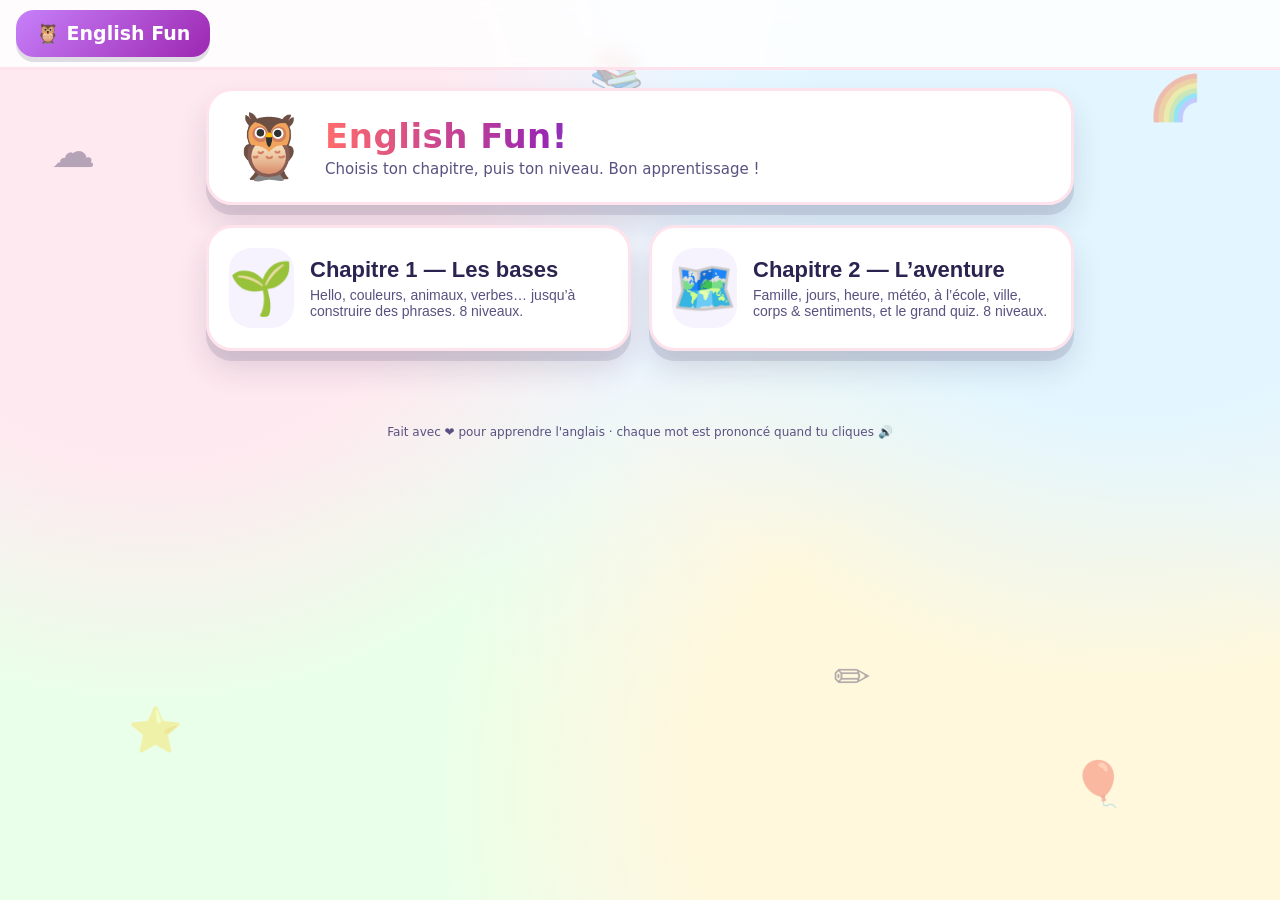
<file: index.html>
<!DOCTYPE html>
<html lang="fr">
<head>
  <meta charset="utf-8">
  <meta name="viewport" content="width=device-width, initial-scale=1, maximum-scale=1, user-scalable=no">
  <title>English Fun! 🦉 — Choisis ton chapitre</title>
  <link rel="stylesheet" href="chapters/basic/style.css">
  <link rel="icon" href="data:image/svg+xml,<svg xmlns='http://www.w3.org/2000/svg' viewBox='0 0 100 100'><text y='.9em' font-size='90'>🦉</text></svg>">
  <style>
    .chapter-grid{display:grid;grid-template-columns:repeat(auto-fill,minmax(280px,1fr));gap:18px;margin-top:8px}
    .chapter-card{display:flex;gap:16px;align-items:center;text-align:left;border:none;cursor:pointer;padding:20px;
      border-radius:26px;background:#fff;box-shadow:0 10px 0 rgba(43,35,80,.12),0 18px 30px rgba(43,35,80,.14);
      border:3px solid #ffe3ec;font-family:'Comic Sans MS','Chalkboard SE','Segoe UI',sans-serif;transition:transform .12s}
    .chapter-card:hover{transform:translateY(-4px) rotate(-.6deg)}
    .chapter-card.soon{opacity:.55;cursor:not-allowed;filter:grayscale(.7)}
    .cc-icon{font-size:52px;width:80px;height:80px;display:grid;place-items:center;border-radius:22px;background:#f6f3ff}
    .cc-title{font-size:22px;font-weight:800;color:#2b2350;display:block}
    .cc-sub{font-size:14px;color:#5a5180;display:block;margin-top:4px}
    .cc-soon{display:inline-block;margin-top:6px;font-size:12px;background:#fff3cd;color:#7a5b00;padding:3px 10px;border-radius:999px}
  </style>
</head>
<body>
  <div class="bg-decor" aria-hidden="true">
    <span class="float f1">☁️</span><span class="float f2">🌈</span><span class="float f3">⭐</span>
    <span class="float f4">🎈</span><span class="float f5">📚</span><span class="float f6">✏️</span>
  </div>
  <header class="appbar">
    <button class="btn home" id="btn-home">🦉 English Fun</button>
    <div class="appbar-right"><span class="voice-status" id="voice-status"></span></div>
  </header>
  <main class="screen">
    <div class="hero">
      <div class="hero-emoji">🦉</div>
      <div>
        <h1 class="hero-title">English Fun!</h1>
        <p class="hero-sub">Choisis ton chapitre, puis ton niveau. Bon apprentissage !</p>
      </div>
    </div>
    <div class="chapter-grid">
      <button class="chapter-card" data-href="chapters/basic/index.html">
        <span class="cc-icon">🌱</span>
        <span><span class="cc-title">Chapitre 1 — Les bases</span>
        <span class="cc-sub">Hello, couleurs, animaux, verbes… jusqu’à construire des phrases. 8 niveaux.</span></span>
      </button>
      <button class="chapter-card" data-href="chapters/adventure/index.html">
        <span class="cc-icon">🗺️</span>
        <span><span class="cc-title">Chapitre 2 — L’aventure</span>
        <span class="cc-sub">Famille, jours, heure, météo, à l’école, ville, corps & sentiments, et le grand quiz. 8 niveaux.</span></span>
      </button>
    </div>
  </main>
  <footer class="appfoot">Fait avec ❤️ pour apprendre l'anglais · chaque mot est prononcé quand tu cliques 🔊</footer>
  <script src="chapters/basic/app.js"></script>
  <script>document.querySelectorAll('.chapter-card[data-href]').forEach(b=>b.addEventListener('click',()=>location.href=b.dataset.href));</script>
</body>
</html>
</file>
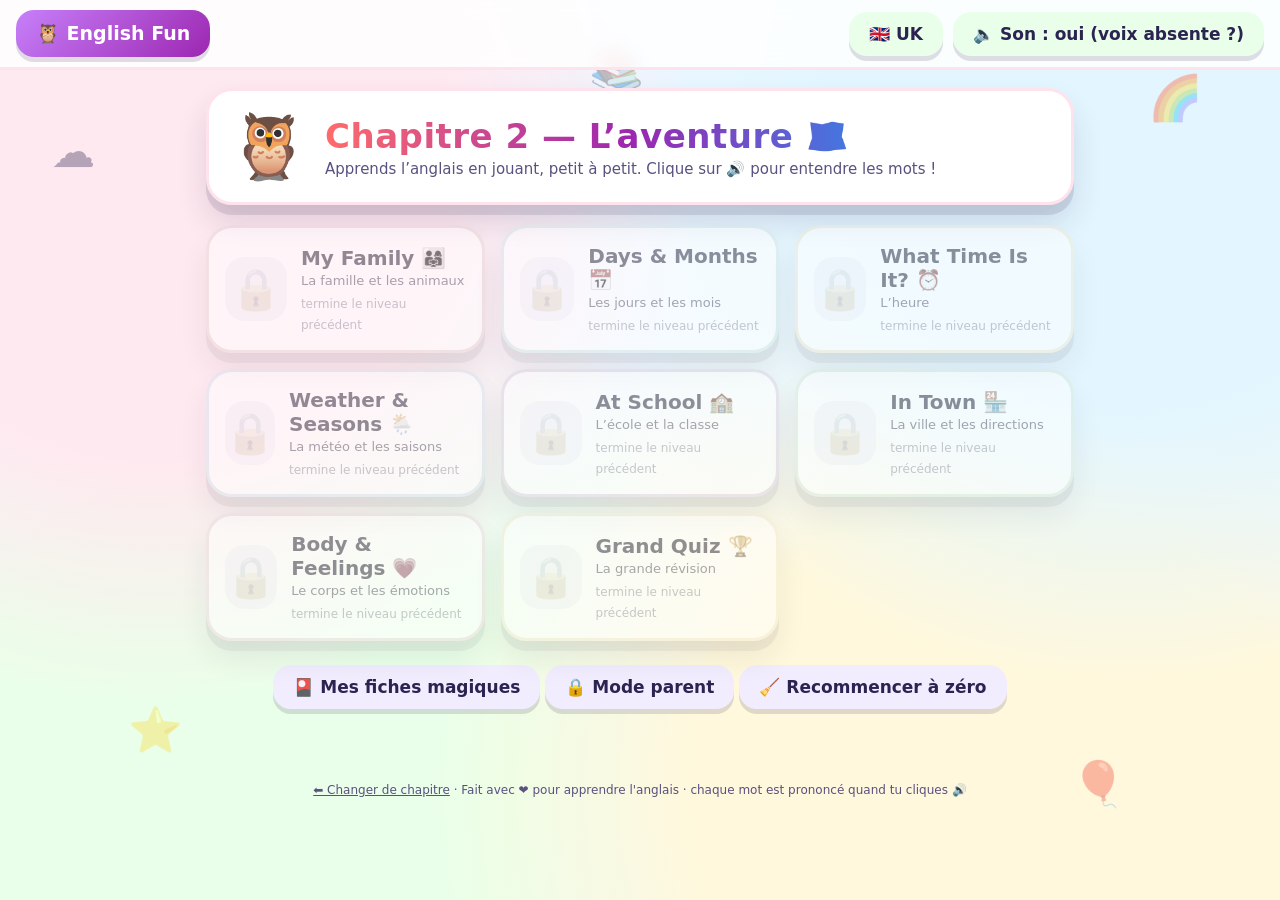
<file: chapters/adventure/index.html>
<!DOCTYPE html>
<html lang="fr">
<head>
  <meta charset="utf-8">
  <meta name="viewport" content="width=device-width, initial-scale=1, maximum-scale=1, user-scalable=no">
  <title>English Fun! 🦉 — Chapitre 2 : L'aventure</title>
  <link rel="stylesheet" href="style.css">
  <link rel="icon" href="data:image/svg+xml,<svg xmlns='http://www.w3.org/2000/svg' viewBox='0 0 100 100'><text y='.9em' font-size='90'>🦉</text></svg>">
</head>
<body>
  <div class="bg-decor" aria-hidden="true">
    <span class="float f1">☁️</span><span class="float f2">🌈</span><span class="float f3">⭐</span>
    <span class="float f4">🎈</span><span class="float f5">📚</span><span class="float f6">✏️</span>
  </div>
  <header class="appbar">
    <button class="btn home" id="btn-home">🦉 English Fun</button>
    <div class="appbar-right">
      <span class="voice-status" id="voice-status"></span>
      <button class="btn sound" id="btn-sound">🔊 Son : oui</button>
    </div>
  </header>
  <main id="screen" class="screen"></main>
  <footer class="appfoot"><a href="../../index.html" style="color:#5a5180">⬅️ Changer de chapitre</a> · Fait avec ❤️ pour apprendre l'anglais · chaque mot est prononcé quand tu cliques 🔊</footer>
  <script src="../basic/app.js"></script>
  <script>window.CHAPTER_GATE = 'describe'; window.CHAPTER_RANGE = [8, 16]; window.CHAPTER_TITLE = 'Chapitre 2 — L’aventure 🗺️';</script>
  <script src="content.js"></script>
  <script src="exercises.js"></script>
  <script>registerChapter({ lessons: LESSONS2, exercises: EXERCISES2 });</script>
</body>
</html>
</file>
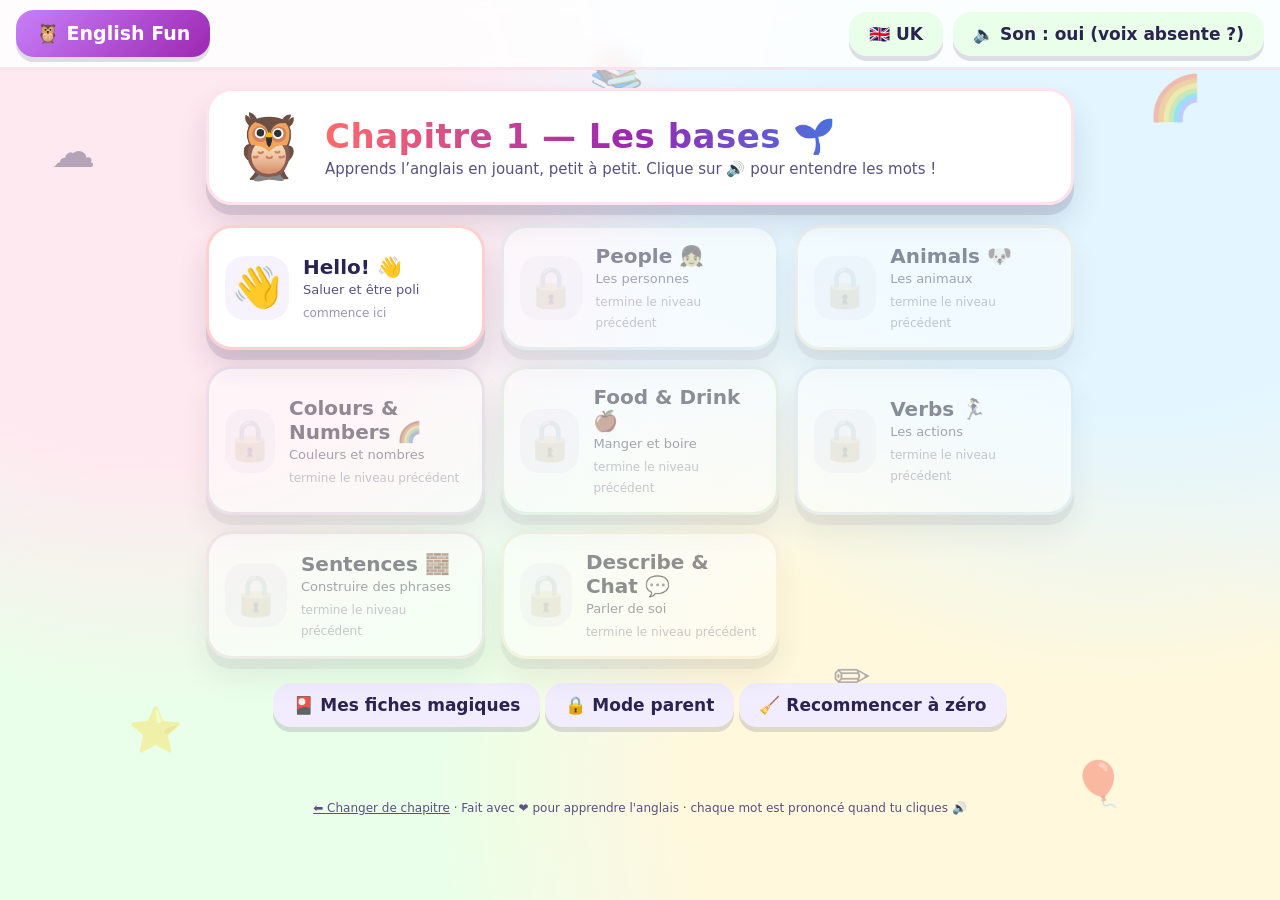
<file: chapters/basic/index.html>
<!DOCTYPE html>
<html lang="fr">
<head>
  <meta charset="utf-8">
  <meta name="viewport" content="width=device-width, initial-scale=1, maximum-scale=1, user-scalable=no">
  <title>English Fun! 🦉 — Apprends l'anglais en jouant</title>
  <link rel="stylesheet" href="style.css">
  <link rel="icon" href="data:image/svg+xml,<svg xmlns='http://www.w3.org/2000/svg' viewBox='0 0 100 100'><text y='.9em' font-size='90'>🦉</text></svg>">
</head>
<body>
  <div class="bg-decor" aria-hidden="true">
    <span class="float f1">☁️</span><span class="float f2">🌈</span><span class="float f3">⭐</span>
    <span class="float f4">🎈</span><span class="float f5">📚</span><span class="float f6">✏️</span>
  </div>
  <header class="appbar">
    <button class="btn home" id="btn-home">🦉 English Fun</button>
    <div class="appbar-right">
      <span class="voice-status" id="voice-status"></span>
      <button class="btn sound" id="btn-sound">🔊 Son : oui</button>
    </div>
  </header>
  <main id="screen" class="screen"></main>
  <footer class="appfoot"><a href="../../index.html" style="color:#5a5180">⬅️ Changer de chapitre</a> · Fait avec ❤️ pour apprendre l'anglais · chaque mot est prononcé quand tu cliques 🔊</footer>
  <script src="app.js"></script>
  <script>/* Chapitre 1 only: show levels 0-7 */ window.CHAPTER_RANGE = [0, 8]; window.CHAPTER_TITLE = 'Chapitre 1 — Les bases 🌱';</script>
</body>
</html>
</file>
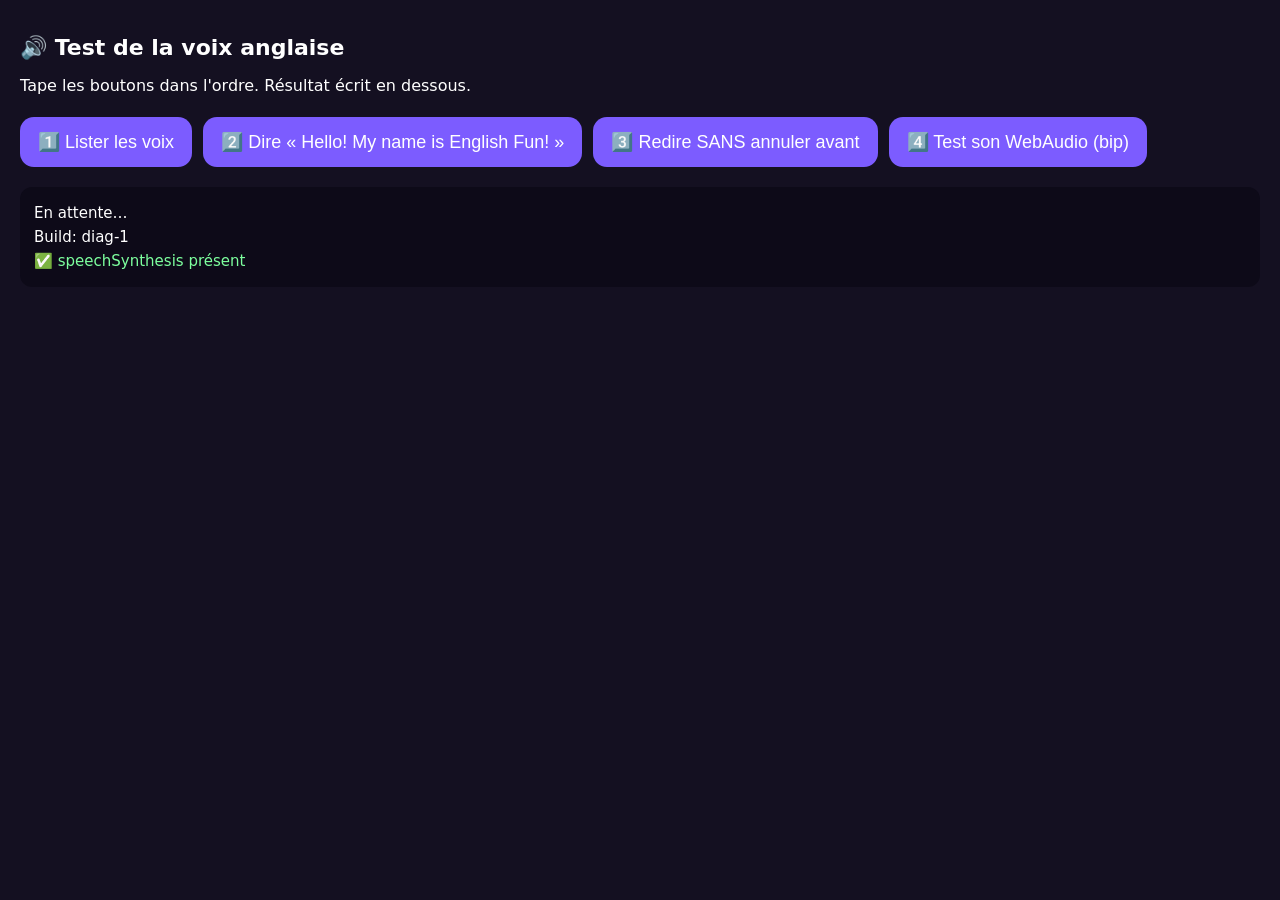
<file: diag.html>
<!DOCTYPE html>
<html lang="fr">
<head>
<meta charset="utf-8">
<meta name="viewport" content="width=device-width, initial-scale=1">
<title>Test voix — English Fun</title>
<style>
  body { font-family: system-ui, sans-serif; background:#141021; color:#fff; margin:0; padding:20px; }
  h1 { font-size:22px; }
  button { font-size:18px; padding:14px 18px; margin:6px 6px 6px 0; border-radius:14px; border:none; background:#7c5cff; color:#fff; }
  #log { background:#0d0a18; border-radius:12px; padding:14px; font-size:15px; line-height:1.6; white-space:pre-wrap; margin-top:14px; }
  .ok { color:#7dff9e; } .bad { color:#ff7d7d; }
</style>
</head>
<body>
<h1>🔊 Test de la voix anglaise</h1>
<p>Tape les boutons dans l'ordre. Résultat écrit en dessous.</p>
<button id="b1">1️⃣ Lister les voix</button>
<button id="b2">2️⃣ Dire « Hello! My name is English Fun! »</button>
<button id="b3">3️⃣ Redire SANS annuler avant</button>
<button id="b4">4️⃣ Test son WebAudio (bip)</button>
<div id="log">En attente…</div>
<script>
const log = document.getElementById('log');
function say(msg, cls) { const d = document.createElement('div'); if (cls) d.className = cls; d.textContent = msg; log.appendChild(d); }
say('Build: diag-1');
if (!('speechSynthesis' in window)) say('❌ speechSynthesis ABSENT de ce navigateur', 'bad');
else say('✅ speechSynthesis présent', 'ok');

document.getElementById('b1').onclick = () => {
  const vs = window.speechSynthesis.getVoices();
  say('— getVoices(): ' + vs.length + ' voix');
  vs.slice(0, 40).forEach(v => say('   • ' + v.name + ' [' + v.lang + ']' + (v.default ? ' (défaut)' : '')));
  const en = vs.filter(v => /^en/i.test(v.lang));
  if (!en.length) say('❌ AUCUNE voix anglaise installée → installe Google TTS + voix English (UK)', 'bad');
  else say('✅ ' + en.length + ' voix anglaise(s) dispo', 'ok');
};

function speakIt(txt, cancelFirst) {
  const vs = window.speechSynthesis.getVoices();
  const en = vs.find(v => /en[-_]GB/i.test(v.lang)) || vs.find(v => /^en/i.test(v.lang)) || null;
  if (cancelFirst) window.speechSynthesis.cancel();
  const u = new SpeechSynthesisUtterance(txt);
  u.lang = 'en-GB'; if (en) u.voice = en;
  u.onstart = () => say('▶️ onstart — le moteur a commencé (' + (en ? en.name : 'voix par défaut') + ')', 'ok');
  u.onend = () => say('⏹️ onend');
  u.onerror = (e) => say('❌ onerror: ' + e.error, 'bad');
  window.speechSynthesis.speak(u);
  setTimeout(() => {
    if (!window.speechSynthesis.speaking && !window.speechSynthesis.pending)
      say('⚠️ rien ne parle (speaking=false juste après speak())', 'bad');
  }, 1200);
}
document.getElementById('b2').onclick = () => speakIt('Hello! My name is English Fun!', true);
document.getElementById('b3').onclick = () => speakIt('Hello! My name is English Fun!', false);
document.getElementById('b4').onclick = () => {
  try {
    const ac = new (window.AudioContext || window.webkitAudioContext)();
    ac.resume().then(() => {
      const o = ac.createOscillator(), g = ac.createGain();
      o.connect(g); g.connect(ac.destination);
      o.frequency.value = 660; g.gain.value = 0.2;
      o.start(); setTimeout(() => { o.stop(); say('🔔 bip WebAudio joué (state=' + ac.state + ')', 'ok'); }, 350);
    });
  } catch (e) { say('❌ WebAudio: ' + e, 'bad'); }
};
// voices populate late on Android
setTimeout(() => { const n = window.speechSynthesis.getVoices().length; say('(auto) ' + n + ' voix détectées au chargement'); }, 1500);
</script>
</body>
</html>
</file>
<file: chapters/basic/style.css>
/* ============================================================
   English Fun — playful kid stylesheet
   ============================================================ */
:root{
  --ink:#2b2350; --ink-soft:#5a5180;
  --paper:#fffdf7; --card:#ffffff;
  --coral:#ff6b6b; --amber:#ffb703; --leaf:#4caf50; --sea:#2196f3;
  --grape:#9c27b0; --teal:#00b8a9; --berry:#e91e63; --gold:#f9a825;
  --ok:#3ddc84; --ko:#ff5d5d;
  --r-lg:26px; --r-md:18px; --r-sm:12px;
  --shadow:0 10px 0 rgba(43,35,80,.12), 0 18px 30px rgba(43,35,80,.14);
  --font:'Comic Sans MS','Chalkboard SE','Comic Neue','Segoe UI',system-ui,sans-serif;
}
*{box-sizing:border-box; -webkit-tap-highlight-color:transparent}
html,body{margin:0;padding:0}
body{
  font-family:var(--font); color:var(--ink); background:#eef6ff;
  background-image:radial-gradient(circle at 12% 18%,#ffe9f0 0 22%,transparent 40%),
                   radial-gradient(circle at 88% 12%,#e3f6ff 0 22%,transparent 42%),
                   radial-gradient(circle at 78% 88%,#fff8dc 0 24%,transparent 44%),
                   radial-gradient(circle at 18% 86%,#eaffe9 0 22%,transparent 44%);
  min-height:100vh; overflow-x:hidden;
}
.float{position:fixed;font-size:44px;opacity:.35;pointer-events:none;animation:bob 7s ease-in-out infinite;z-index:0}
.f1{left:4%;top:14%}.f2{right:6%;top:8%;animation-delay:.8s}.f3{left:10%;bottom:16%;animation-delay:1.6s}
.f4{right:12%;bottom:10%;animation-delay:2.4s}.f5{left:46%;top:5%;animation-delay:3.1s}.f6{right:32%;bottom:22%;animation-delay:1.1s}
@keyframes bob{0%,100%{transform:translateY(0) rotate(-4deg)}50%{transform:translateY(-18px) rotate(5deg)}}

.appbar{position:sticky;top:0;z-index:20;display:flex;justify-content:space-between;align-items:center;
  padding:10px 16px;background:rgba(255,255,255,.85);backdrop-filter:blur(8px);border-bottom:3px solid #ffe3ec}
.appbar-right{display:flex;gap:10px;align-items:center}
.voice-status{font-size:12px;color:var(--ink-soft)}
.screen{max-width:900px;margin:0 auto;padding:18px 16px 60px;position:relative;z-index:1}
.appfoot{text-align:center;color:var(--ink-soft);font-size:12px;padding:14px}

/* buttons */
.btn{font-family:var(--font);font-size:17px;border:none;border-radius:var(--r-md);padding:12px 20px;cursor:pointer;
  background:#fff;color:var(--ink);box-shadow:0 5px 0 rgba(43,35,80,.15);transition:transform .08s, box-shadow .08s;font-weight:700}
.btn:active{transform:translateY(4px);box-shadow:0 1px 0 rgba(43,35,80,.15)}
.btn.primary{background:linear-gradient(135deg,#ffd93d,#ffb703)}
.btn.big{font-size:22px;padding:16px 30px;border-radius:var(--r-lg)}
.btn.ghost{background:#f1edff}
.btn.back{background:#e9f4ff}
.btn.home{background:linear-gradient(135deg,#c780fa,#9c27b0);color:#fff;font-size:19px}
.btn.sound{background:#eaffea}

/* hero + map */
.hero{display:flex;gap:16px;align-items:center;background:var(--card);border-radius:var(--r-lg);padding:18px 20px;
  box-shadow:var(--shadow);margin-bottom:20px;border:3px solid #ffe3ec}
.hero-emoji{font-size:64px;animation:bob 4s ease-in-out infinite}
.hero-title{margin:0;font-size:34px;letter-spacing:.5px;background:linear-gradient(90deg,#ff6b6b,#9c27b0,#2196f3);
  -webkit-background-clip:text;background-clip:text;color:transparent}
.hero-sub{margin:4px 0 0;color:var(--ink-soft);font-size:15px}
.level-grid{display:grid;grid-template-columns:repeat(auto-fill,minmax(250px,1fr));gap:16px}
.level-card{display:flex;gap:14px;align-items:center;text-align:left;border:none;cursor:pointer;padding:16px;
  border-radius:var(--r-lg);background:var(--card);box-shadow:var(--shadow);border:3px solid transparent;
  transition:transform .12s, border-color .12s;font-family:var(--font)}
.level-card:hover{transform:translateY(-4px) rotate(-.6deg)}
.level-card.locked{opacity:.5;cursor:not-allowed;filter:grayscale(.6)}
.lc-icon{font-size:40px;width:64px;height:64px;display:grid;place-items:center;border-radius:20px;background:#f6f3ff}
.lc-body{display:flex;flex-direction:column;gap:3px}
.lc-title{font-size:20px;font-weight:800;color:var(--ink)}
.lc-sub{font-size:13px;color:var(--ink-soft)}
.lc-stars{font-size:18px;letter-spacing:2px}
.lc-stars em{font-size:12px;font-style:normal;color:#9a93b8;letter-spacing:0}
.level-card.coral{border-color:#ffd0d0}.level-card.teal{border-color:#bdeee9}.level-card.amber{border-color:#ffe6b0}
.level-card.grape{border-color:#e8cdf7}.level-card.leaf{border-color:#c8f0c9}.level-card.sea{border-color:#cbe5ff}
.level-card.berry{border-color:#ffd3e4}.level-card.gold{border-color:#ffeab3}
.map-foot{margin-top:24px;text-align:center}

/* topbar / progress */
.topbar{display:flex;align-items:center;justify-content:space-between;gap:10px;margin-bottom:12px}
.crumb{font-weight:800;font-size:15px;color:var(--ink-soft)}
.hud{display:flex;gap:8px}
.pill{background:#fff;border-radius:999px;padding:8px 14px;font-weight:800;box-shadow:0 4px 0 rgba(43,35,80,.1)}
.progress{height:16px;background:#fff;border-radius:999px;overflow:hidden;box-shadow:inset 0 2px 4px rgba(43,35,80,.12);margin-bottom:16px}
.progress-bar{height:100%;background:linear-gradient(90deg,#6bcB77,#ffd93d,#ff6b6b);border-radius:999px;transition:width .4s}
.set-prompt{font-size:22px;margin:6px 0 18px;text-align:center}

/* lesson blocks */
.lesson-page{border-radius:var(--r-lg);padding:18px;background:var(--card);box-shadow:var(--shadow);display:flex;flex-direction:column;gap:18px}
.tip{background:linear-gradient(135deg,#fff6d8,#ffeef8);border-left:8px solid var(--amber);padding:14px 16px;border-radius:var(--r-md);font-size:16px;line-height:1.5}
.rule{background:#f8f6ff;border:3px dashed #d9cffb;border-radius:var(--r-md);padding:16px}
.rule h3{margin:0 0 10px;font-size:19px}
.rule-body{font-size:17px;line-height:1.7}
.formula{display:inline-flex;gap:8px}
.tok{padding:6px 12px;border-radius:10px;font-weight:800;color:#fff}
.tok.who{background:#ff6b6b}.tok.act{background:#2196f3}.tok.what{background:#4caf50}
.wordset h3{margin:4px 0 10px;font-size:20px}
.word-grid{display:grid;grid-template-columns:repeat(auto-fill,minmax(140px,1fr));gap:12px}
.word-card{position:relative;font-family:var(--font);background:var(--card);border:3px solid #eee7ff;border-radius:var(--r-md);
  padding:12px 10px 10px;cursor:pointer;display:flex;flex-direction:column;align-items:center;gap:2px;box-shadow:0 6px 0 rgba(43,35,80,.08);
  transition:transform .1s, border-color .1s}
.word-card:hover{transform:translateY(-3px) scale(1.02);border-color:#c780fa}
.word-card:active{transform:scale(.96)}
.wc-emoji{font-size:38px;line-height:1.1}
.wc-en{font-weight:800;font-size:17px}
.wc-fr{font-size:13px;color:var(--ink-soft)}
.wc-sp,.pb-sp{position:absolute;top:6px;right:8px;font-size:13px;opacity:.5}
.pb{display:flex;flex-direction:column;gap:8px}
.pb-row{position:relative;font-family:var(--font);text-align:left;background:#fff;border:2px solid #e8e2ff;border-radius:14px;
  padding:10px 44px 10px 14px;cursor:pointer;display:flex;flex-wrap:wrap;gap:4px 12px;align-items:baseline;box-shadow:0 4px 0 rgba(43,35,80,.06)}
.pb-row:hover{border-color:#4d96ff;background:#f6faff}
.pb-en{font-weight:800;font-size:17px;color:#1a5fb4}
.pb-fr{font-size:14px;color:var(--ink-soft);font-style:italic}
.dlg{display:flex;flex-direction:column;gap:10px}
.dlg-row{font-family:var(--font);position:relative;display:flex;gap:10px;align-items:center;background:#fff;border:none;border-radius:16px;
  padding:8px 40px 8px 10px;cursor:pointer;box-shadow:0 4px 0 rgba(43,35,80,.07)}
.dlg-row:nth-child(even){flex-direction:row-reverse;background:#f2fbff}
.dlg-who{font-size:30px}
.dlg-bubble{background:#eef4ff;border-radius:16px;padding:8px 14px;display:flex;flex-direction:column}
.dlg-row:nth-child(even) .dlg-bubble{background:#fff0f6}
.dlg-bubble b{font-size:17px}.dlg-bubble i{font-size:13px;color:var(--ink-soft)}
.lesson-cta{text-align:center;margin-top:6px}

/* game cards */
.q-card{background:var(--card);border-radius:var(--r-lg);padding:22px;box-shadow:var(--shadow);display:flex;flex-direction:column;
  align-items:center;gap:16px;border:3px solid #eaf2ff}
.q-text{font-size:21px;text-align:center;margin:0}
.big-q{font-size:30px;letter-spacing:3px}
.q-hint{margin:0;color:var(--ink-soft);font-size:15px}
.q-fr{margin:0;font-size:20px;background:#fff3d6;padding:10px 18px;border-radius:14px}
.big-speaker{font-size:64px;width:130px;height:130px;border-radius:50%;border:none;cursor:pointer;background:radial-gradient(circle at 35% 30%,#8ec9ff,#2196f3);
  box-shadow:0 10px 0 #1565c0, 0 16px 26px rgba(33,150,243,.35);transition:transform .1s}
.big-speaker:active{transform:scale(.93)}
.mini-speaker{font-family:var(--font);border:none;background:#eaffea;border-radius:999px;padding:8px 16px;font-size:15px;font-weight:700;cursor:pointer;box-shadow:0 3px 0 #a5d6a7}
.opt-grid{display:grid;grid-template-columns:repeat(auto-fit,minmax(130px,1fr));gap:12px;width:100%}
.opt{font-family:var(--font);font-size:19px;font-weight:800;padding:16px 10px;border-radius:var(--r-md);border:3px solid #e6e1ff;background:#fff;
  cursor:pointer;box-shadow:0 6px 0 rgba(43,35,80,.1);transition:transform .08s, background .15s, border-color .15s}
.opt:hover{transform:translateY(-2px)}
.opt-emoji span{font-size:44px;display:block}
.opt.right{background:#d9ffe6;border-color:var(--ok)}
.opt.wrong{background:#ffe1e1;border-color:var(--ko)}
.shake{animation:shake .45s}
@keyframes shake{0%,100%{transform:translateX(0)}20%{transform:translateX(-9px)}40%{transform:translateX(8px)}60%{transform:translateX(-6px)}80%{transform:translateX(4px)}}

/* match */
.match-wrap{display:grid;grid-template-columns:1fr 1fr;gap:14px;width:100%}
.match-col{display:flex;flex-direction:column;gap:10px}
.tile{position:relative;font-family:var(--font);font-size:18px;font-weight:800;padding:13px 12px;border-radius:14px;border:3px solid #ffe0b2;
  background:#fff8ec;cursor:pointer;box-shadow:0 5px 0 rgba(43,35,80,.09);transition:transform .1s, opacity .2s}
.tile-fr{border-color:#c5cae9;background:#eef1ff}
.tile.sel{outline:4px solid #ffd93d;transform:scale(1.04)}
.tile.done{opacity:.35;pointer-events:none;filter:saturate(.4)}
.t-emoji{margin-right:8px;font-size:22px}

/* word chips */
.slot-line{min-height:74px;width:100%;background:#f4f1ff;border:3px dashed #cbb8ff;border-radius:var(--r-md);display:flex;flex-wrap:wrap;
  gap:8px;align-items:center;justify-content:center;padding:10px}
.slot-empty{color:#a79fd0;font-size:15px}
.bank{display:flex;flex-wrap:wrap;gap:10px;justify-content:center;width:100%}
.chip{position:relative;font-family:var(--font);font-size:19px;font-weight:800;border:none;border-radius:12px;padding:12px 16px 14px;cursor:pointer;
  background:linear-gradient(180deg,#8ec9ff,#4d96ff);color:#fff;box-shadow:0 6px 0 #1565c0;transition:transform .08s, opacity .15s}
.chip.brick{background:linear-gradient(180deg,#ffd37a,#ffb703);color:#4a3200;box-shadow:0 6px 0 #b37400}
.chip.placed{background:linear-gradient(180deg,#b6e6c2,#4caf50);box-shadow:0 6px 0 #2e7d32;color:#fff}
.chip.off{opacity:.25;pointer-events:none}
.chip:active{transform:translateY(4px);box-shadow:0 2px 0 rgba(0,0,0,.25)}
.chip-e{position:absolute;left:50%;transform:translateX(-50%);bottom:-2px;font-size:11px;opacity:.85}
.row-btns{display:flex;gap:12px;flex-wrap:wrap;justify-content:center}
.ok-msg{margin:0;font-size:20px;font-weight:800;color:#2e7d32;background:#e3ffe9;padding:10px 16px;border-radius:14px}
.hint{background:#fff3cd;border-radius:12px;padding:10px 14px;font-size:15px;max-width:100%}

/* result */
.result{background:var(--card);border-radius:var(--r-lg);box-shadow:var(--shadow);padding:34px 24px;text-align:center;
  display:flex;flex-direction:column;align-items:center;gap:12px;border:4px solid #ffe082}
.result-emoji{font-size:84px;animation:bob 2.5s ease-in-out infinite}
.result h2{margin:0;font-size:34px}
.result-stars{display:flex;gap:8px}
.rstar{font-size:44px;filter:grayscale(1);opacity:.3;transform:scale(.8)}
.rstar.on{filter:none;opacity:1;transform:scale(1) rotate(-6deg);animation:pop .5s backwards}
.rstar.on:nth-child(2){animation-delay:.2s}.rstar.on:nth-child(3){animation-delay:.4s}
@keyframes pop{from{transform:scale(0) rotate(180deg)}to{transform:scale(1) rotate(-6deg)}}
.result-score{font-size:18px;color:var(--ink-soft);margin:0}
.result-actions{display:flex;gap:12px;flex-wrap:wrap;justify-content:center;margin-top:8px}

#fx{position:fixed;inset:0;pointer-events:none;z-index:99}

@media (max-width:560px){
  .hero-title{font-size:26px}.hero-emoji{font-size:46px}
  .opt-emoji span{font-size:36px}
  .big-speaker{width:104px;height:104px;font-size:48px}
}

/* cheat sheet modal */
#cheat-modal{position:fixed;inset:0;background:rgba(20,16,33,.72);z-index:120;display:flex;align-items:center;justify-content:center;padding:14px}
.cheat-card{background:#fffdf7;border-radius:var(--r-lg);max-width:560px;width:100%;max-height:88vh;overflow:auto;padding:18px;display:flex;flex-direction:column;gap:14px;box-shadow:0 18px 60px rgba(0,0,0,.4);animation:pop .35s backwards}
.cheat-card #cheat-close{align-self:flex-end}
.cheat-block h3{font-size:18px;margin:0 0 8px}
.cheat-rows{display:flex;flex-direction:column;gap:6px}
.cheat-row{display:flex;align-items:baseline;gap:10px;text-align:left;background:#fff;border:2px solid #e4dcff;border-radius:12px;padding:9px 12px;font-size:16px;cursor:pointer;transition:transform .12s}
.cheat-row:hover{transform:translateX(4px)}
.cheat-row b{min-width:150px;color:#4a3d8f}
.cheat-row i{color:#7a729c;font-style:italic;flex:1}
.cheat-row em{color:#1b9e57;font-style:normal;font-size:14px}
@media (max-width:560px){.cheat-row{flex-wrap:wrap}.cheat-row b{min-width:100%}}

.cheat-row{cursor:default}
.cheat-say{background:none;border:none;padding:0;font:inherit;cursor:pointer;text-align:left}
.cheat-say b:hover{text-decoration:underline}
.cheat-ex em{text-decoration:underline dotted}
</file>
<file: chapters/adventure/style.css>
/* ============================================================
   English Fun — playful kid stylesheet
   ============================================================ */
:root{
  --ink:#2b2350; --ink-soft:#5a5180;
  --paper:#fffdf7; --card:#ffffff;
  --coral:#ff6b6b; --amber:#ffb703; --leaf:#4caf50; --sea:#2196f3;
  --grape:#9c27b0; --teal:#00b8a9; --berry:#e91e63; --gold:#f9a825;
  --ok:#3ddc84; --ko:#ff5d5d;
  --r-lg:26px; --r-md:18px; --r-sm:12px;
  --shadow:0 10px 0 rgba(43,35,80,.12), 0 18px 30px rgba(43,35,80,.14);
  --font:'Comic Sans MS','Chalkboard SE','Comic Neue','Segoe UI',system-ui,sans-serif;
}
*{box-sizing:border-box; -webkit-tap-highlight-color:transparent}
html,body{margin:0;padding:0}
body{
  font-family:var(--font); color:var(--ink); background:#eef6ff;
  background-image:radial-gradient(circle at 12% 18%,#ffe9f0 0 22%,transparent 40%),
                   radial-gradient(circle at 88% 12%,#e3f6ff 0 22%,transparent 42%),
                   radial-gradient(circle at 78% 88%,#fff8dc 0 24%,transparent 44%),
                   radial-gradient(circle at 18% 86%,#eaffe9 0 22%,transparent 44%);
  min-height:100vh; overflow-x:hidden;
}
.float{position:fixed;font-size:44px;opacity:.35;pointer-events:none;animation:bob 7s ease-in-out infinite;z-index:0}
.f1{left:4%;top:14%}.f2{right:6%;top:8%;animation-delay:.8s}.f3{left:10%;bottom:16%;animation-delay:1.6s}
.f4{right:12%;bottom:10%;animation-delay:2.4s}.f5{left:46%;top:5%;animation-delay:3.1s}.f6{right:32%;bottom:22%;animation-delay:1.1s}
@keyframes bob{0%,100%{transform:translateY(0) rotate(-4deg)}50%{transform:translateY(-18px) rotate(5deg)}}

.appbar{position:sticky;top:0;z-index:20;display:flex;justify-content:space-between;align-items:center;
  padding:10px 16px;background:rgba(255,255,255,.85);backdrop-filter:blur(8px);border-bottom:3px solid #ffe3ec}
.appbar-right{display:flex;gap:10px;align-items:center}
.voice-status{font-size:12px;color:var(--ink-soft)}
.screen{max-width:900px;margin:0 auto;padding:18px 16px 60px;position:relative;z-index:1}
.appfoot{text-align:center;color:var(--ink-soft);font-size:12px;padding:14px}

/* buttons */
.btn{font-family:var(--font);font-size:17px;border:none;border-radius:var(--r-md);padding:12px 20px;cursor:pointer;
  background:#fff;color:var(--ink);box-shadow:0 5px 0 rgba(43,35,80,.15);transition:transform .08s, box-shadow .08s;font-weight:700}
.btn:active{transform:translateY(4px);box-shadow:0 1px 0 rgba(43,35,80,.15)}
.btn.primary{background:linear-gradient(135deg,#ffd93d,#ffb703)}
.btn.big{font-size:22px;padding:16px 30px;border-radius:var(--r-lg)}
.btn.ghost{background:#f1edff}
.btn.back{background:#e9f4ff}
.btn.home{background:linear-gradient(135deg,#c780fa,#9c27b0);color:#fff;font-size:19px}
.btn.sound{background:#eaffea}

/* hero + map */
.hero{display:flex;gap:16px;align-items:center;background:var(--card);border-radius:var(--r-lg);padding:18px 20px;
  box-shadow:var(--shadow);margin-bottom:20px;border:3px solid #ffe3ec}
.hero-emoji{font-size:64px;animation:bob 4s ease-in-out infinite}
.hero-title{margin:0;font-size:34px;letter-spacing:.5px;background:linear-gradient(90deg,#ff6b6b,#9c27b0,#2196f3);
  -webkit-background-clip:text;background-clip:text;color:transparent}
.hero-sub{margin:4px 0 0;color:var(--ink-soft);font-size:15px}
.level-grid{display:grid;grid-template-columns:repeat(auto-fill,minmax(250px,1fr));gap:16px}
.level-card{display:flex;gap:14px;align-items:center;text-align:left;border:none;cursor:pointer;padding:16px;
  border-radius:var(--r-lg);background:var(--card);box-shadow:var(--shadow);border:3px solid transparent;
  transition:transform .12s, border-color .12s;font-family:var(--font)}
.level-card:hover{transform:translateY(-4px) rotate(-.6deg)}
.level-card.locked{opacity:.5;cursor:not-allowed;filter:grayscale(.6)}
.lc-icon{font-size:40px;width:64px;height:64px;display:grid;place-items:center;border-radius:20px;background:#f6f3ff}
.lc-body{display:flex;flex-direction:column;gap:3px}
.lc-title{font-size:20px;font-weight:800;color:var(--ink)}
.lc-sub{font-size:13px;color:var(--ink-soft)}
.lc-stars{font-size:18px;letter-spacing:2px}
.lc-stars em{font-size:12px;font-style:normal;color:#9a93b8;letter-spacing:0}
.level-card.coral{border-color:#ffd0d0}.level-card.teal{border-color:#bdeee9}.level-card.amber{border-color:#ffe6b0}
.level-card.grape{border-color:#e8cdf7}.level-card.leaf{border-color:#c8f0c9}.level-card.sea{border-color:#cbe5ff}
.level-card.berry{border-color:#ffd3e4}.level-card.gold{border-color:#ffeab3}
.map-foot{margin-top:24px;text-align:center}

/* topbar / progress */
.topbar{display:flex;align-items:center;justify-content:space-between;gap:10px;margin-bottom:12px}
.crumb{font-weight:800;font-size:15px;color:var(--ink-soft)}
.hud{display:flex;gap:8px}
.pill{background:#fff;border-radius:999px;padding:8px 14px;font-weight:800;box-shadow:0 4px 0 rgba(43,35,80,.1)}
.progress{height:16px;background:#fff;border-radius:999px;overflow:hidden;box-shadow:inset 0 2px 4px rgba(43,35,80,.12);margin-bottom:16px}
.progress-bar{height:100%;background:linear-gradient(90deg,#6bcB77,#ffd93d,#ff6b6b);border-radius:999px;transition:width .4s}
.set-prompt{font-size:22px;margin:6px 0 18px;text-align:center}

/* lesson blocks */
.lesson-page{border-radius:var(--r-lg);padding:18px;background:var(--card);box-shadow:var(--shadow);display:flex;flex-direction:column;gap:18px}
.tip{background:linear-gradient(135deg,#fff6d8,#ffeef8);border-left:8px solid var(--amber);padding:14px 16px;border-radius:var(--r-md);font-size:16px;line-height:1.5}
.rule{background:#f8f6ff;border:3px dashed #d9cffb;border-radius:var(--r-md);padding:16px}
.rule h3{margin:0 0 10px;font-size:19px}
.rule-body{font-size:17px;line-height:1.7}
.formula{display:inline-flex;gap:8px}
.tok{padding:6px 12px;border-radius:10px;font-weight:800;color:#fff}
.tok.who{background:#ff6b6b}.tok.act{background:#2196f3}.tok.what{background:#4caf50}
.wordset h3{margin:4px 0 10px;font-size:20px}
.word-grid{display:grid;grid-template-columns:repeat(auto-fill,minmax(140px,1fr));gap:12px}
.word-card{position:relative;font-family:var(--font);background:var(--card);border:3px solid #eee7ff;border-radius:var(--r-md);
  padding:12px 10px 10px;cursor:pointer;display:flex;flex-direction:column;align-items:center;gap:2px;box-shadow:0 6px 0 rgba(43,35,80,.08);
  transition:transform .1s, border-color .1s}
.word-card:hover{transform:translateY(-3px) scale(1.02);border-color:#c780fa}
.word-card:active{transform:scale(.96)}
.wc-emoji{font-size:38px;line-height:1.1}
.wc-en{font-weight:800;font-size:17px}
.wc-fr{font-size:13px;color:var(--ink-soft)}
.wc-sp,.pb-sp{position:absolute;top:6px;right:8px;font-size:13px;opacity:.5}
.pb{display:flex;flex-direction:column;gap:8px}
.pb-row{position:relative;font-family:var(--font);text-align:left;background:#fff;border:2px solid #e8e2ff;border-radius:14px;
  padding:10px 44px 10px 14px;cursor:pointer;display:flex;flex-wrap:wrap;gap:4px 12px;align-items:baseline;box-shadow:0 4px 0 rgba(43,35,80,.06)}
.pb-row:hover{border-color:#4d96ff;background:#f6faff}
.pb-en{font-weight:800;font-size:17px;color:#1a5fb4}
.pb-fr{font-size:14px;color:var(--ink-soft);font-style:italic}
.dlg{display:flex;flex-direction:column;gap:10px}
.dlg-row{font-family:var(--font);position:relative;display:flex;gap:10px;align-items:center;background:#fff;border:none;border-radius:16px;
  padding:8px 40px 8px 10px;cursor:pointer;box-shadow:0 4px 0 rgba(43,35,80,.07)}
.dlg-row:nth-child(even){flex-direction:row-reverse;background:#f2fbff}
.dlg-who{font-size:30px}
.dlg-bubble{background:#eef4ff;border-radius:16px;padding:8px 14px;display:flex;flex-direction:column}
.dlg-row:nth-child(even) .dlg-bubble{background:#fff0f6}
.dlg-bubble b{font-size:17px}.dlg-bubble i{font-size:13px;color:var(--ink-soft)}
.lesson-cta{text-align:center;margin-top:6px}

/* game cards */
.q-card{background:var(--card);border-radius:var(--r-lg);padding:22px;box-shadow:var(--shadow);display:flex;flex-direction:column;
  align-items:center;gap:16px;border:3px solid #eaf2ff}
.q-text{font-size:21px;text-align:center;margin:0}
.big-q{font-size:30px;letter-spacing:3px}
.q-hint{margin:0;color:var(--ink-soft);font-size:15px}
.q-fr{margin:0;font-size:20px;background:#fff3d6;padding:10px 18px;border-radius:14px}
.big-speaker{font-size:64px;width:130px;height:130px;border-radius:50%;border:none;cursor:pointer;background:radial-gradient(circle at 35% 30%,#8ec9ff,#2196f3);
  box-shadow:0 10px 0 #1565c0, 0 16px 26px rgba(33,150,243,.35);transition:transform .1s}
.big-speaker:active{transform:scale(.93)}
.mini-speaker{font-family:var(--font);border:none;background:#eaffea;border-radius:999px;padding:8px 16px;font-size:15px;font-weight:700;cursor:pointer;box-shadow:0 3px 0 #a5d6a7}
.opt-grid{display:grid;grid-template-columns:repeat(auto-fit,minmax(130px,1fr));gap:12px;width:100%}
.opt{font-family:var(--font);font-size:19px;font-weight:800;padding:16px 10px;border-radius:var(--r-md);border:3px solid #e6e1ff;background:#fff;
  cursor:pointer;box-shadow:0 6px 0 rgba(43,35,80,.1);transition:transform .08s, background .15s, border-color .15s}
.opt:hover{transform:translateY(-2px)}
.opt-emoji span{font-size:44px;display:block}
.opt.right{background:#d9ffe6;border-color:var(--ok)}
.opt.wrong{background:#ffe1e1;border-color:var(--ko)}
.shake{animation:shake .45s}
@keyframes shake{0%,100%{transform:translateX(0)}20%{transform:translateX(-9px)}40%{transform:translateX(8px)}60%{transform:translateX(-6px)}80%{transform:translateX(4px)}}

/* match */
.match-wrap{display:grid;grid-template-columns:1fr 1fr;gap:14px;width:100%}
.match-col{display:flex;flex-direction:column;gap:10px}
.tile{position:relative;font-family:var(--font);font-size:18px;font-weight:800;padding:13px 12px;border-radius:14px;border:3px solid #ffe0b2;
  background:#fff8ec;cursor:pointer;box-shadow:0 5px 0 rgba(43,35,80,.09);transition:transform .1s, opacity .2s}
.tile-fr{border-color:#c5cae9;background:#eef1ff}
.tile.sel{outline:4px solid #ffd93d;transform:scale(1.04)}
.tile.done{opacity:.35;pointer-events:none;filter:saturate(.4)}
.t-emoji{margin-right:8px;font-size:22px}

/* word chips */
.slot-line{min-height:74px;width:100%;background:#f4f1ff;border:3px dashed #cbb8ff;border-radius:var(--r-md);display:flex;flex-wrap:wrap;
  gap:8px;align-items:center;justify-content:center;padding:10px}
.slot-empty{color:#a79fd0;font-size:15px}
.bank{display:flex;flex-wrap:wrap;gap:10px;justify-content:center;width:100%}
.chip{position:relative;font-family:var(--font);font-size:19px;font-weight:800;border:none;border-radius:12px;padding:12px 16px 14px;cursor:pointer;
  background:linear-gradient(180deg,#8ec9ff,#4d96ff);color:#fff;box-shadow:0 6px 0 #1565c0;transition:transform .08s, opacity .15s}
.chip.brick{background:linear-gradient(180deg,#ffd37a,#ffb703);color:#4a3200;box-shadow:0 6px 0 #b37400}
.chip.placed{background:linear-gradient(180deg,#b6e6c2,#4caf50);box-shadow:0 6px 0 #2e7d32;color:#fff}
.chip.off{opacity:.25;pointer-events:none}
.chip:active{transform:translateY(4px);box-shadow:0 2px 0 rgba(0,0,0,.25)}
.chip-e{position:absolute;left:50%;transform:translateX(-50%);bottom:-2px;font-size:11px;opacity:.85}
.row-btns{display:flex;gap:12px;flex-wrap:wrap;justify-content:center}
.ok-msg{margin:0;font-size:20px;font-weight:800;color:#2e7d32;background:#e3ffe9;padding:10px 16px;border-radius:14px}
.hint{background:#fff3cd;border-radius:12px;padding:10px 14px;font-size:15px;max-width:100%}

/* result */
.result{background:var(--card);border-radius:var(--r-lg);box-shadow:var(--shadow);padding:34px 24px;text-align:center;
  display:flex;flex-direction:column;align-items:center;gap:12px;border:4px solid #ffe082}
.result-emoji{font-size:84px;animation:bob 2.5s ease-in-out infinite}
.result h2{margin:0;font-size:34px}
.result-stars{display:flex;gap:8px}
.rstar{font-size:44px;filter:grayscale(1);opacity:.3;transform:scale(.8)}
.rstar.on{filter:none;opacity:1;transform:scale(1) rotate(-6deg);animation:pop .5s backwards}
.rstar.on:nth-child(2){animation-delay:.2s}.rstar.on:nth-child(3){animation-delay:.4s}
@keyframes pop{from{transform:scale(0) rotate(180deg)}to{transform:scale(1) rotate(-6deg)}}
.result-score{font-size:18px;color:var(--ink-soft);margin:0}
.result-actions{display:flex;gap:12px;flex-wrap:wrap;justify-content:center;margin-top:8px}

#fx{position:fixed;inset:0;pointer-events:none;z-index:99}

@media (max-width:560px){
  .hero-title{font-size:26px}.hero-emoji{font-size:46px}
  .opt-emoji span{font-size:36px}
  .big-speaker{width:104px;height:104px;font-size:48px}
}
</file>
